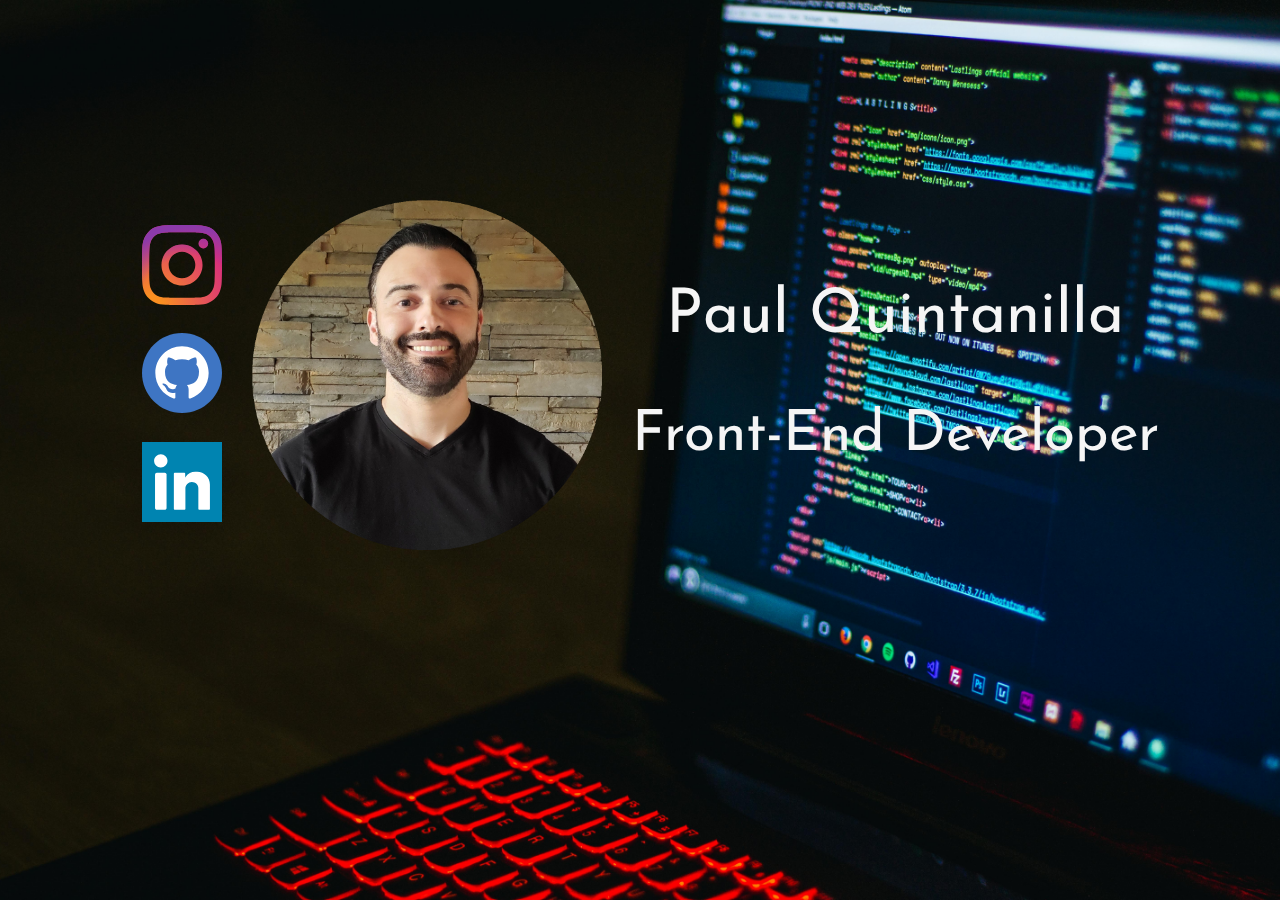
<file: index.html>
<!DOCTYPE html>
<html lang="en">
    <head>
        <meta name="viewport" content="width=device-width, initial-scale=1.0">
        <link href="./styles_1.css" rel="stylesheet">
        <title>Paul's Portfolio</title>
        <link rel="preconnect" href="https://fonts.googleapis.com">
        <link rel="preconnect" href="https://fonts.gstatic.com" crossorigin>
        <link href="https://fonts.googleapis.com/css2?family=Josefin+Sans:ital,wght@0,100..700;1,100..700&display=swap" rel="stylesheet">
        <link rel="stylesheet" href="https://cdnjs.cloudflare.com/ajax/libs/font-awesome/6.5.2/css/all.min.css" integrity="sha512-SnH5WK+bZxgPHs44uWIX+LLJAJ9/2PkPKZ5QiAj6Ta86w+fsb2TkcmfRyVX3pBnMFcV7oQPJkl9QevSCWr3W6A==" crossorigin="anonymous" referrerpolicy="no-referrer" />
    </head>
    <body class="home_body">
    <!-- Navbar -->
    
      
      
      
        
      <nav>
         
          <div class="openMenu"><i class="fa fa-bars"></i></div>
          <ul class="mainMenu">
              <li><a href="index.html">home</a></li>
              <li><a href="about_1.html">about</a></li>
              <li><a href="projects.html">projects</a></li>
              <li><a href="resume.html">resume</a></li>
              <li><a href="contact.html">contact</a></li>
              <div class="closeMenu"><i class="fa fa-times"></i></div>
              <span class="icons">
                <a href="https://www.instagram.com/paulq02/"><i class="fab fa-instagram"></i></a>
                <a href="https://github.com/Paulq02"> <i class="fab fa-github"></i></a>
                <a href="https://www.linkedin.com/in/paulquintanilla/"> <i class="fab fa-linkedin"></i></a>
                  
                  
              </span>
          </ul>
         </nav>
      
      
    

          

    <!-- Hero Section -->
    <div class="hero_container">
        <div class="header_container">
          <h1>Paul Quintanilla</h1>
          <h2>Front-End Developer</h2>
        </div>

       
        <div class="pic_container">
          <img src="./images/circle_headshot.png">
          <div class="s_bar">
            <a href="https://www.instagram.com/paulq02/"> <img class="ig" src="./images/instagram-2016-logo-svgrepo-com.svg"></a>
             <a href="https://github.com/Paulq02"><img class="gh" src="./images/code-github-hosting-svgrepo-com.svg"></a>
             <a href="https://www.linkedin.com/in/paulquintanilla/"><img class="li" src="./images/linkedin-svgrepo-com.svg"></a>
     
           </div>
        </div>

      
      </div>
      
   

   
      <script src="./app.js"></script>
    </body>

































</html>
</file>
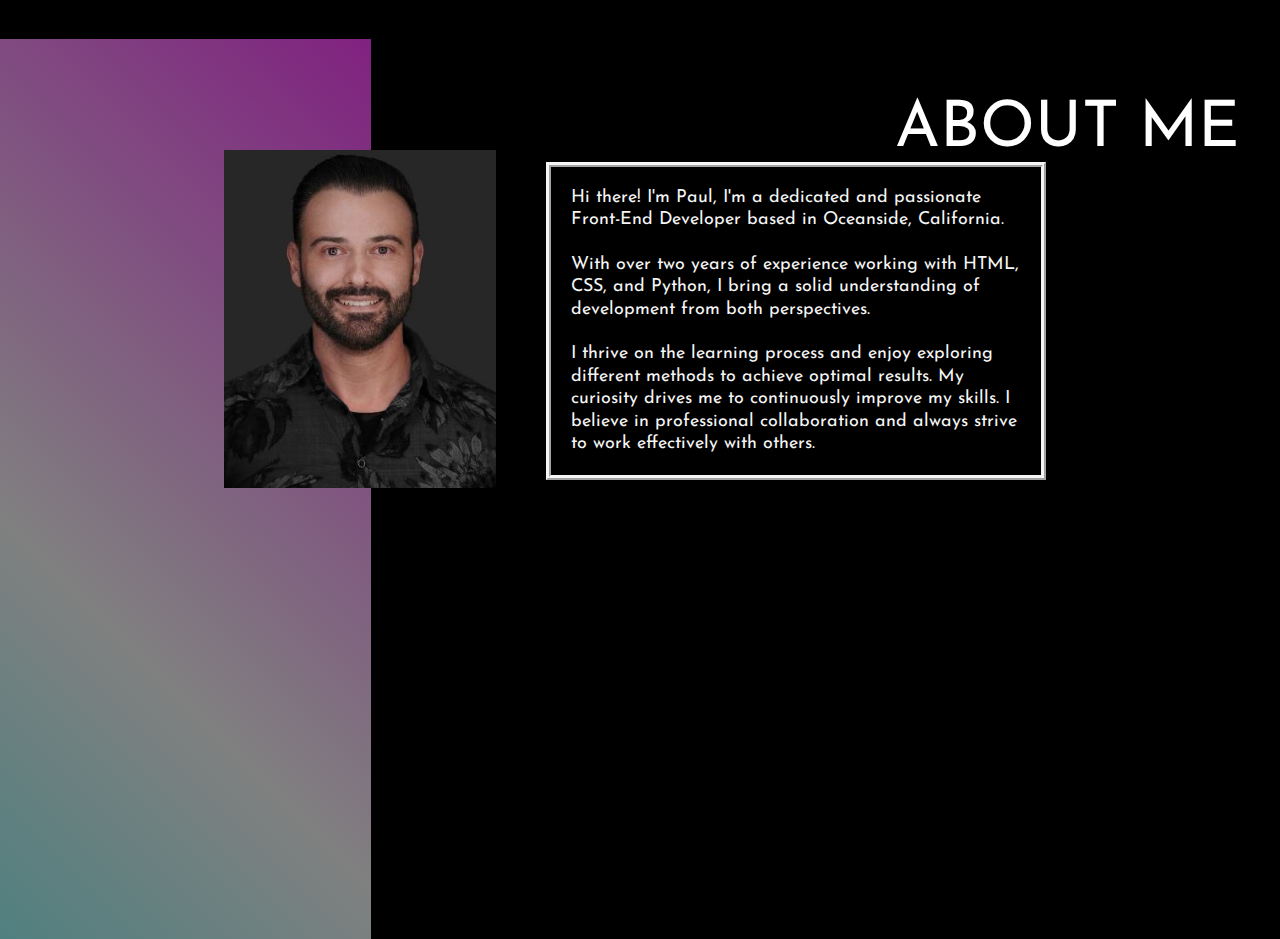
<file: about.html>
<!DOCTYPE html>
<html lang="en">
    <head>
        <meta name="viewport" content="width=device-width, initial-scale=1.0">
        <link href="./styles.css" rel="stylesheet">
        <title>Paul's Portfolio</title>
        <link rel="preconnect" href="https://fonts.googleapis.com">
        <link rel="preconnect" href="https://fonts.gstatic.com" crossorigin>
        <link href="https://fonts.googleapis.com/css2?family=Josefin+Sans:ital,wght@0,100..700;1,100..700&display=swap" rel="stylesheet">
        <link rel="stylesheet" href="https://cdnjs.cloudflare.com/ajax/libs/font-awesome/6.5.2/css/all.min.css" integrity="sha512-SnH5WK+bZxgPHs44uWIX+LLJAJ9/2PkPKZ5QiAj6Ta86w+fsb2TkcmfRyVX3pBnMFcV7oQPJkl9QevSCWr3W6A==" crossorigin="anonymous" referrerpolicy="no-referrer" />

    </head>
    <body class="about_body">
        <nav>
         
            <div class="openMenu"><i class="fa fa-bars"></i></div>
            <ul class="mainMenu">
                <li><a href="index.html">home</a></li>
                <li><a href="about.html">about</a></li>
                <li><a href="projects.html">projects</a></li>
                <li><a href="resume.html">resume</a></li>
                <li><a href="contact.html">contact</a></li>
                <div class="closeMenu"><i class="fa fa-times"></i></div>
                <span class="icons">
                    <i class="fab fa-instagram"></i>
                    <i class="fab fa-github"></i>
                    <i class="fab fa-linkedin"></i>
                    
                    
                </span>
            </ul>
           </nav>
           <div class="about_text_container">
            <p class="about_text">ABOUT ME</p>
        </div>

        <div class="gradient-background">
            
        </div>
        <div class="headshot_container">
            <div class="image_container">
                <img src="./images/Paul_face_narrow.jpg">
            </div>
            
            <div class="about_container">
                
                <p class="about_me_1">
                Hi there! I'm Paul, I'm a dedicated and passionate Front-End Developer based in Oceanside, California. <br> <br> With over two years of experience working with HTML, CSS, and Python, I bring a solid understanding of development from both perspectives. <br> <br>
                I thrive on the learning process and enjoy exploring different methods to achieve optimal results. My curiosity drives me to continuously improve my skills. I believe in professional collaboration and always strive to work effectively with others.
                </p>
                
            </div>
           

        </div>
       
       
        <script src="./app.js"></script>
    </body>

































</html>
</file>
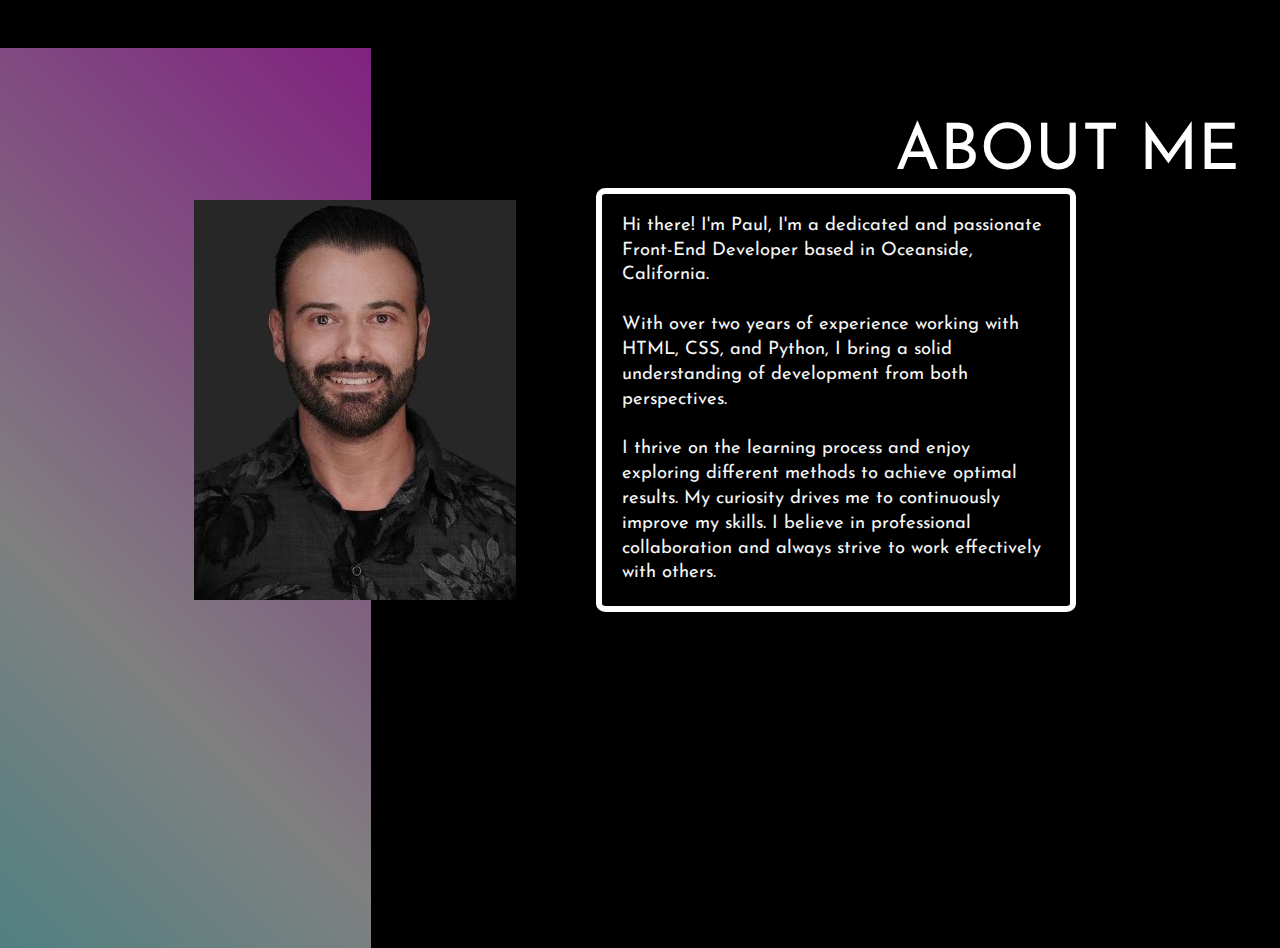
<file: about_1.html>
<!DOCTYPE html>
<html lang="en">
    <head>
        <meta name="viewport" content="width=device-width, initial-scale=1.0">
        <link href="./styles_1.css" rel="stylesheet">
        <title>Paul's Portfolio</title>
        <link rel="preconnect" href="https://fonts.googleapis.com">
        <link rel="preconnect" href="https://fonts.gstatic.com" crossorigin>
        <link href="https://fonts.googleapis.com/css2?family=Josefin+Sans:ital,wght@0,100..700;1,100..700&display=swap" rel="stylesheet">
        <link rel="stylesheet" href="https://cdnjs.cloudflare.com/ajax/libs/font-awesome/6.5.2/css/all.min.css" integrity="sha512-SnH5WK+bZxgPHs44uWIX+LLJAJ9/2PkPKZ5QiAj6Ta86w+fsb2TkcmfRyVX3pBnMFcV7oQPJkl9QevSCWr3W6A==" crossorigin="anonymous" referrerpolicy="no-referrer" />

    </head>
    <body class="about_body">
        <nav>
         
            <div class="openMenu"><i class="fa fa-bars"></i></div>
            <ul class="mainMenu">
                <li><a href="index.html">home</a></li>
                <li><a href="about.html">about</a></li>
                <li><a href="projects.html">projects</a></li>
                <li><a href="resume.html">resume</a></li>
                <li><a href="contact.html">contact</a></li>
                <div class="closeMenu"><i class="fa fa-times"></i></div>
                <span class="icons">
                    <a href="https://www.instagram.com/paulq02/"><i class="fab fa-instagram"></i></a>
                    <a href="https://github.com/Paulq02"> <i class="fab fa-github"></i></a>
                    <a href="https://www.linkedin.com/in/paulquintanilla/"> <i class="fab fa-linkedin"></i></a>
                    
                    
                </span>
            </ul>
           </nav>
           
            <div class="gradient-background">
            
        </div>
        <div class="headshot_container">
            <div class="about_text_container">
                <p class="about_text">ABOUT ME</p>
            </div>
            <div class="image_container">
                <img src="./images/Paul_face_narrow.jpg">
            </div>
            
            <div class="about_container">
                
                <p class="about_me_1">
                Hi there! I'm Paul, I'm a dedicated and passionate Front-End Developer based in Oceanside, California. <br> <br> With over two years of experience working with HTML, CSS, and Python, I bring a solid understanding of development from both perspectives. <br> <br>
                I thrive on the learning process and enjoy exploring different methods to achieve optimal results. My curiosity drives me to continuously improve my skills. I believe in professional collaboration and always strive to work effectively with others.
                </p>
                
            </div>
           

        </div>
       
       
        <script src="./app.js"></script>
    </body>

































</html>
</file>
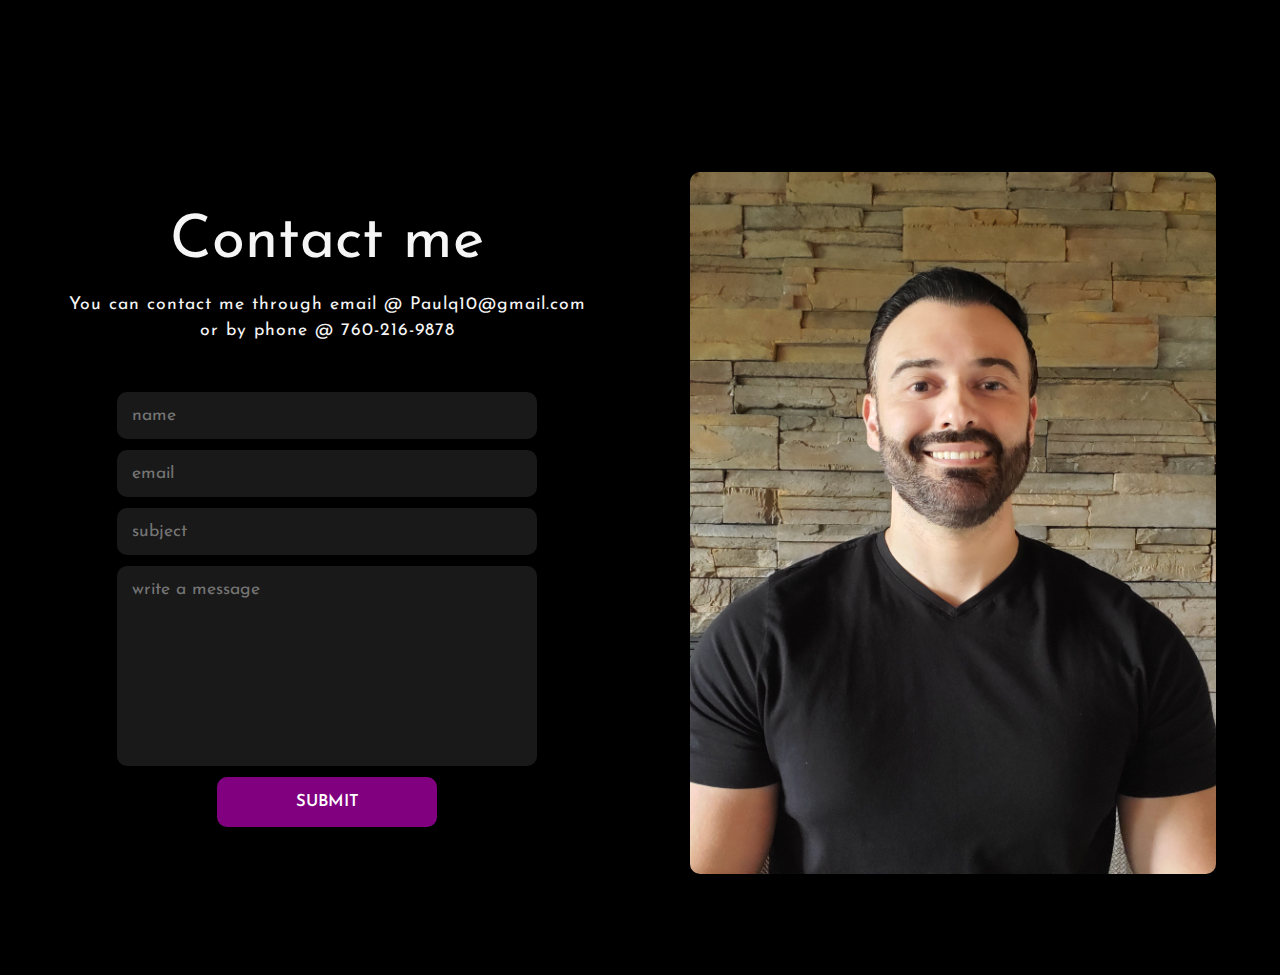
<file: contact.html>
<!DOCTYPE html>
<html lang="en">
    <head>
        <meta name="viewport" content="width=device-width, initial-scale=1.0">
        <link href="./styles_1.css" rel="stylesheet">
        <title>Paul's Portfolio</title>
        <link rel="preconnect" href="https://fonts.googleapis.com">
        <link rel="preconnect" href="https://fonts.gstatic.com" crossorigin>
        <link href="https://fonts.googleapis.com/css2?family=Josefin+Sans:ital,wght@0,100..700;1,100..700&display=swap" rel="stylesheet">
        <link rel="stylesheet" href="https://cdnjs.cloudflare.com/ajax/libs/font-awesome/6.5.2/css/all.min.css" integrity="sha512-SnH5WK+bZxgPHs44uWIX+LLJAJ9/2PkPKZ5QiAj6Ta86w+fsb2TkcmfRyVX3pBnMFcV7oQPJkl9QevSCWr3W6A==" crossorigin="anonymous" referrerpolicy="no-referrer" />

    </head>
    <body class="contact_body">
      <nav>
         
        <div class="openMenu"><i class="fa fa-bars"></i></div>
        <ul class="mainMenu">
            <li><a href="index.html">home</a></li>
            <li><a href="about_1.html">about</a></li>
            <li><a href="projects.html">projects</a></li>
            <li><a href="resume.html">resume</a></li>
            <li><a href="contact.html">contact</a></li>
            <div class="closeMenu"><i class="fa fa-times"></i></div>
            <span class="icons">
              <a href="https://www.instagram.com/paulq02/"><i class="fab fa-instagram"></i></a>
              <a href="https://github.com/Paulq02"> <i class="fab fa-github"></i></a>
              <a href="https://www.linkedin.com/in/paulquintanilla/"> <i class="fab fa-linkedin"></i></a>
                
                
            </span>
        </ul>
       </nav>

    <section class="contact_section">
      <div class="contact_form">
        <h1>Contact me</h1>
        <p>You can contact me through email @ Paulq10@gmail.com <br> or by phone @ 760-216-9878</p>
        <form action="">
            <input type="" name="name" class="name" placeholder="name"required>
            <input type="email" placeholder="email" class="email" required>
            <input type="" placeholder="subject" class="subject" required>
            <textarea placeholder="write a message" cols="30" rows="10" required></textarea>
            <input type="submit" placeholder="Your message" value="submit" class="btn">
        </form>
      </div>
      <div class="image_container">
        <img class=paul_pic src="./images/Paul_headshot_color.jpg">
      </div>

    </section>

    
    
     
     
    <div class="gradient_right">
        
    </div>
   

    

    
    <script src="./app.js"></script>

    </body>

































</html>
</file>
<file: styles_1.css>
html {
    height: 100vh;
    position: relative;
}


.home_body {
    min-height: 100vh;
    
    background: url(./images/AWESOME_BACKDROP.jpg) no-repeat;
    
    background-size:cover;
    background-position: center;

   

}

* {
    box-sizing: border-box;
    margin: 0;
    padding: 0;
    font-family: "Josefin Sans", sans-serif;
    font-optical-sizing: auto;
    font-weight: 400;
    font-style: normal;
    
    text-decoration: none;
}

nav {
    background: #000;
    color: #fff;
    display: flex;
    justify-content: flex-end;
    
   
}


nav .mainMenu {
    display: flex;
    list-style: none;
}

nav .mainMenu li a {
    display: inline-block;
    padding:  15px;
    text-decoration: none;
    text-transform: uppercase;
    color: #fff; 
    font-size: 1.5rem;
}

nav .mainMenu li a:hover {
    color: whitesmoke;
    box-shadow: 10px 7px 10px whitesmoke;
}


nav .openMenu {
    font-size: 2rem;
    margin: 20px;
    display: none;
    cursor: pointer;
}


nav .mainMenu .closeMenu, .icons i {
    font-size: 2rem;
    display: none;
    cursor: pointer;
}


.fa-instagram{
    color: rgb(255, 0, 191);
}

.fa-linkedin {
    color: rgb(0, 110, 255);
}

.fa-github {
    color: rgb(255, 123, 0);
}



@media (max-width:800px) {

   
    nav {
        z-index: 2;
    }

    nav .mainMenu {
        height: 100vh;
        position: fixed;
        top: 0;
        right: 0;
        left: 0;
        z-index: 10;
        flex-direction: column;
        justify-content: center;
        align-items: center;
        background:#000;
        transition: top 1s ease;
        display: none;
    }

    nav .mainMenu .closeMenu {
        display: block;
        position: absolute;
        top: 20px;
        right: 20px;
    }

    nav .openMenu {
        display: block;
    }

    nav .mainMenu li a:hover {
        background: none;
        
        font-size: 1.6rem;
    }


    .icons i {
        display: inline-block;
        padding: 12px;
        

    }

    

    .openMenu i {
        color: whitesmoke;
    }

    .s_bar img {
        display: none;
    }

    .header_container h1, 
    .header_container h2 {
        margin-left: 0px;
    }

    
}



.hero_container {
    display: flex;
    position: relative;
    top: 200px;
    column-gap: 30px;
    justify-content: center;
}

.pic_container {
    display: flex;
   
    justify-content:start;
    align-content: center;
    margin-left: 80px;
    column-gap: 30px;
   
    
}


img {
   height: 350px;
    
}


.header_container {
    display: flex;
    justify-content: center;
    align-items: center;
    flex-direction: column;
    order: 1;
    
    margin-right: 60px;
    row-gap: 60px;
    
}

h1 {
    color: whitesmoke;
    font-size: 4.82vw;
       
    

}


.h2_container {
    display: flex;
    justify-content: center;
    align-items: center;
    grid-column-start: 3;
    grid-column-end: 5;
    font-size: 60px;
    
}

h2 {
   
    color: whitesmoke;
    font-size: 4.43vw;
    margin-top: 0px;
   
    
   
   
}


.s_bar {
    display: flex;
    flex-direction: column;
    
    order: -1;
    justify-content: space-evenly;
    
    
   
    
}

.s_bar img {
    height: 80px;
}

.s_bar .ig {
    color: rgb(255, 0, 191);
}



.gradient-background {
    display: flex;
    
    height: 100vh;
    top: 8%;
    width: 29vw;
    
    position: absolute;
    
    background: linear-gradient(45deg, #008080, grey, purple);
    background-size: 180% 180%;
    animation-name: gradient-animation;
    animation-duration: 5s;
    animation-iteration-count: infinite;

   
    z-index: -1;
    
    
  }



  @keyframes gradient-animation {
    0% {
      background-position: 0% 50%;
    }
    50% {
      background-position: 100% 50%;
    }
    100% {
      background-position: 0% 50%;
    }
  }






.about_text_container {
    display: flex;
    width: 100%;
    position: absolute;
    justify-content: flex-end;
    top: 20%;
    
    
    
   
   
    
}

.about_body {
    background-color: black;
    height: auto;
    position: relative;
   
    
   
   
   
}

.about_text {
   
    font-family: "Josefin Sans", sans-serif;
    font-optical-sizing: auto;
    font-weight: 400;
    font-style: normal;
    color: white;
    font-size: 4rem;
    margin-right: 40px;
   
    
    
    
    
   
}

.about_text::before {
    content: "";
    
    
    background:black;
    animation: text_reveal 3s;
    position: absolute
    
    
}





@keyframes text_reveal {
    0% {
        width: 300px;
        height: 64px;
        
        z-index: 1;
    }
    50% {
        width: 0%;
        height: 64px;
        
        z-index: 1;
    }
   
}



.headshot_container {
    display: flex;
   
    
    
   
    align-content: center;
   
    width: 100%;
    column-gap: 70px;
    height: auto;
    justify-content: center;
    margin-top: 200px;
   
    
    
    
}




.headshot_container img {
    height: 450px;
    
}

.about_container {
    max-width: 600px;
    display: flex;
    height: 450px;
    
   
   
    color: whitesmoke;
   
   
   
    padding: 10px;
    align-items: center;
   
    
    
   
    
  
   

}



.image_container {
    align-content: center;
   
    
}

.about_me_1 {
    font-family: "Josefin Sans", sans-serif;
    font-optical-sizing: auto;
    font-weight: 400;
    font-style: normal;
    border: solid white 6px;
    border-radius: 2%;
    
    font-size: 1.25rem;
    line-height: 1.35;
    margin: 0;
    padding: 20px;
    background-color: black;
    
    
  
   
}

.about_me_1::before {
    content: "";
    
   
    animation: me_1_animation 1.6s;
    background-color: black;
    position: absolute;
}




.projects_body {
    height: 100vh;
    background: linear-gradient(45deg, silver, grey, purple);
    background-size: 180% 180%;
    animation: gradient-animation 10s ease infinite;
    
}




.contact_body {
    background-color: black;
    display: flex;
    justify-content: end;
    align-content: center;
    position: relative;
    
}



@keyframes right_animation {
    0% {
        background-position: 0% 50%;
      }
      50% {
        background-position: 100% 50%;
      }
      100% {
        background-position: 0% 50%;
      }
}

section {
    padding: 40px 5%;
    
}
.contact_section {
    position: absolute;
    
    top: 75px;
    background: black; 
    height: 100%;
    width: 100%;
    min-height: 100vh;
    grid-template-columns: 2fr 2fr;
    display: grid;
    align-items: center;
    gap: 100px;
    
    
    

}





.paul_pic {
    max-width: 100%;
    width: 720px;
    height: auto;
    border-radius: 10px
   
}

form{
    display: grid;
    place-items: center;
}

.contact_form h1 {
    font-size: 80px;
    color: whitesmoke;
    margin-bottom: 20px ;
}

.contact_form p {
    color: whitesmoke;
    letter-spacing: 1px ;
    line-height: 26px;
    margin-bottom: 60.8px;
    font-size: 1.1rem;
}


.contact_form input,
.contact_form textarea {
    width: 80%;
    padding: 15px ;
    border: none;
    outline: none;
    color:#fff;
    font-size: 17.6px;
    margin-bottom: 11px;
    border-radius: 10px;
    background: #191919;
    
    

}


.contact_form textarea {
    resize: none;
    height: 200px; 
}

.contact_form h1,
.contact_form p {
    text-align: center;
}

.contact_form .btn {
    display: inline-block;
    background: purple;
    font-size: 16.6px;
    text-transform: uppercase;
    font-weight: 600;
    border: 2px solid transparent;
    border-radius: 10px;
    width: 220px;
    transition: ease .20s;
    cursor: pointer;
   
   
}  

.contact_form .btn:hover {
    border: 3px solid purple;
    background-color: #191919;
    transform:  scale(1.1);
    
}






.resume_container {
    position: absolute;
    height: auto;
    top: 20%;
    width: 100%;
    display: flex;
    justify-content: center;


    
}

.resume_body {
    background-color: #191919;
}
.resume {
    height: 1300px;
}

/* MAIN PAGE MEDIA QUERIES*/

@media (min-width:1024px)and (max-width:1181px) {
    .hero_container {
        column-gap: 30px;
        
    }

    .header_container {
        margin-right: 0;
    }

}

@media (min-width:601px)and (max-width:1024px) {

    .hero_container {
        flex-direction: column;
        
        top: 120px;
        
    
    }   
    .pic_container {
        justify-content: center;
        width: 100%;
        margin-left: 0;
    }

    .header_container{
        margin-right: 0;
        order: 0;
        margin-bottom: 60px;
    }

    h1 {
        font-size: 3rem;
        margin-left: 60px;
    }

    h2 {
        font-size: 2rem;
        margin-left: 50px;
    }

    

}

@media (max-width:601px) {

    .hero_container {
        display: block;
        width: 100%;
        text-align: center;
        top: 120px;
    }
   .pic_container {
    text-align: center;
    width: 100%;
    display: block;
    margin-left: 0px;
   
   }

   .header_container {
    margin-bottom: 20px;
    width: 100%;
    
   }

   h1 {
    font-size: 3rem;
   }

   h2 {
    font-size: 2rem;
   }

   img {
    height: 250px;
   }
}










/* ABOUT PAGE MEDIA QUERIES*/

@media (min-width:1025px) and (max-width:1300px) {
        .about_container {
            max-width: 500px;
            height: 400px;
        }

        .about_me_1 {
            font-size: 1.15rem;
        }

        .headshot_container img {
            height: 400px;
        }
}




@media (min-width:601px) and (max-width:1024px) {

    .headshot_container {
        flex-direction: column;
        margin-top: 67px;
        row-gap: 100px;
    }

    .image_container {
        display: flex;
        justify-content: center;
        margin: 0;
    }

    .about_text_container {
        top: 54.5%;
    }

    .about_text {
        font-size: 3.5rem;
    }

    .gradient-background {
        width: 36.5vw;
        height: 100vh;
    }

    .about_container {
        max-width: 100%;
        display: flex;
        justify-content: center;
    }

    .about_me_1 {
        max-width: 650px;
    }
}



@media (min-width:601px) and (max-width:900px) {
    .gradient-background {
        width: 300px;
        
    }
}



@media (max-width:800px) {
    .image_container img {
        height: 350px;
    }

    .headshot_container {
        row-gap: 70px;
    }

    .about_text {
        font-size: 3rem;
    }

    .about_container {
        height: auto;
    }

    .about_me_1 {
        max-width: 550px;
    }
}













@media (max-width:600px) {
    .headshot_container {
        display: grid;
        grid-template-rows: auto 80px 1fr;
        grid-template-columns: 100%;
        row-gap: 0;
        margin-top: 60px;
        
    }

    .image_container {
        grid-row: 1 / 2;
        text-align: center;
    }

    .about_text_container {
        position: static;
        grid-row: 2 / 3;
        align-self: center;

    }
    .about_text {
        font-size: 2.5rem;
        margin-right: 0;

    }

    .about_container {
        max-width: 100%;
        grid-row: 3 / 4;
        height: auto;
        display: flex;
        justify-content: center;
        
    }

    .about_me_1 {
        max-width: 500px;
    }


}


















    .about_text::before {
        content: "";
        
        
        background:black;
        animation: new_text_reveal 3s;
        position: absolute
        
        
    }
    
    

   

    
    @keyframes new_text_reveal {
        0% {
            width: 300px;
            height: 41px;
            
            z-index: 1;
        }
        50% {
            width: 0%;
            height: 40px;
            
            z-index: 1;
        }
       
    }
    








/* CONTACT MEDIA QUERIES */

@media (max-width:1570px) {
    .contact_section {
        
       transition: .2s;
    }
    .contact_form h1 {
        font-size: 60px;
    }
    .contact_form p {
        margin-bottom:  48px;
    }
}

@media (max-width: 1090px) {
    .contact_section {
        gap: 50px;
        transition: .4s;
        
    }


}

@media (max-width: 1000px) {
    .contact_section {
        grid-template-columns: 1fr;
        
    }

    .contact_form {
        order: 2;
    }


    .image_container .paul_pic {
        max-width: 100%;
        width: 100%;
        height: auto;
        text-align: center;
        margin-bottom: 30px;
        
    }

    
    
    
}





/* RESUME MEDIA QUERIES */

@media (max-width:1055px) {
    .resume {
        scale: 90%;
    
    }
}



@media (max-width:955px) {
    .resume {
        display: block;
        width: 100%;
        height: auto;
    
    }
}
</file>
<file: styles.css>
.home_body {
    min-height: 100vh;
    
    background: url(./images/AWESOME_BACKDROP.jpg) no-repeat;
    
    background-size:cover;
    background-position: center;

   

}

* {
    box-sizing: border-box;
    margin: 0;
    padding: 0;
    font-family: "Josefin Sans", sans-serif;
    font-optical-sizing: auto;
    font-weight: 400;
    font-style: normal;
    
    text-decoration: none;
}

nav {
    background: #000;
    color: #fff;
    display: flex;
    justify-content: flex-end;
   
}


nav .mainMenu {
    display: flex;
    list-style: none;
}

nav .mainMenu li a {
    display: inline-block;
    padding:  15px;
    text-decoration: none;
    text-transform: uppercase;
    color: #fff; 
    font-size: 1.5rem;
}

nav .mainMenu li a:hover {
    color: whitesmoke;
    box-shadow: 10px 7px 10px whitesmoke;
}


nav .openMenu {
    font-size: 2rem;
    margin: 20px;
    display: none;
    cursor: pointer;
}


nav .mainMenu .closeMenu, .icons i {
    font-size: 2rem;
    display: none;
    cursor: pointer;
}


.fa-instagram{
    color: rgb(255, 0, 191);
}

.fa-linkedin {
    color: rgb(0, 110, 255);
}

.fa-github {
    color: rgb(255, 123, 0);
}



@media (max-width:800px) {

   
    nav {
        z-index: 2;
    }

    nav .mainMenu {
        height: 100vh;
        position: fixed;
        top: 0;
        right: 0;
        left: 0;
        z-index: 10;
        flex-direction: column;
        justify-content: center;
        align-items: center;
        background:#000;
        transition: top 1s ease;
        display: none;
    }

    nav .mainMenu .closeMenu {
        display: block;
        position: absolute;
        top: 20px;
        right: 20px;
    }

    nav .openMenu {
        display: block;
    }

    nav .mainMenu li a:hover {
        background: none;
        
        font-size: 1.6rem;
    }


    .icons i {
        display: inline-block;
        padding: 12px;
        

    }

    

    .openMenu i {
        color: whitesmoke;
    }

    
}



.hero_container {
    display: flex;
    position: relative;
    top: 200px;
    column-gap: 80px;
    justify-content: center;
}

.pic_container {
    display: flex;
   
    justify-content:start;
    align-content: center;
    margin-left: 80px;
   
    
}


img {
   height: 350px;
    
}


.header_container {
    display: flex;
    justify-content: center;
    align-items: center;
    flex-direction: column;
    order: 1;
    
    margin-right: 60px;
    
}

h1 {
    color: whitesmoke;
    font-size: 4.82vw;
       
    

}


.h2_container {
    display: flex;
    justify-content: center;
    align-items: center;
    grid-column-start: 3;
    grid-column-end: 5;
    font-size: 60px;
    
}

h2 {
   
    color: whitesmoke;
    font-size: 4.43vw;
    margin-top: 0px;
   
    
   
   
}

.gradient-background {
    display: flex;
    
    height: 100vh;
    top: 8%;
    width: 29vw;
    
    position: absolute;
    
    background: linear-gradient(45deg, #008080, grey, purple);
    background-size: 180% 180%;
    animation-name: gradient-animation;
    animation-duration: 5s;
    animation-iteration-count: infinite;

   
    z-index: -1;
    
    
  }



  @keyframes gradient-animation {
    0% {
      background-position: 0% 50%;
    }
    50% {
      background-position: 100% 50%;
    }
    100% {
      background-position: 0% 50%;
    }
  }






.about_text_container {
    display: flex;
    width: 100%;
    position: absolute;
    justify-content: flex-end;
    top: 20%;
    
    
    
   
   
    
}

.about_body {
    background-color: black;
    height: auto;
    position: relative;
    
   
   
   
}

.about_text {
   
    font-family: "Josefin Sans", sans-serif;
    font-optical-sizing: auto;
    font-weight: 400;
    font-style: normal;
    color: white;
    font-size: 4rem;
    margin-right: 40px;
   
    
    
    
    
   
}

.about_text::before {
    content: "";
    
    
    background:black;
    animation: text_reveal 3s;
    position: absolute
    
    
}





@keyframes text_reveal {
    0% {
        width: 300px;
        height: 64px;
        
        z-index: 1;
    }
    50% {
        width: 0%;
        height: 64px;
        
        z-index: 1;
    }
   
}



.headshot_container {
    display: flex;
   
    
    
   
    align-content: center;
   
    width: 100%;
    column-gap: 40px;
    height: auto;
    justify-content: center;
    margin-top: 150px;
   
    
    
    
}




.headshot_container img {
    height: 338px;
    
}

.about_container {
    max-width: 520px;
    display: flex;
    
    
   
    height: auto;
    align-self: center;
    padding: 10px;
   
    
    
   
    
  
   

}



.image_container {
    align-content: center;
   
    
}

.about_me_1 {
    font-family: "Josefin Sans", sans-serif;
    font-optical-sizing: auto;
    font-weight: 400;
    font-style: normal;
    border: ridge 5px whitesmoke;
   
    color: whitesmoke;
    
    font-size: 1.12rem;
    line-height: 1.25;
    margin: 0;
    padding: 20px;
    background-color: black;
   
   
}

.about_me_1::before {
    content: "";
    
   
    animation: me_1_animation 1.6s;
    background-color: black;
    position: absolute;
}




.projects_body {
    height: 100vh;
    background: linear-gradient(45deg, silver, grey, purple);
    background-size: 180% 180%;
    animation: gradient-animation 10s ease infinite;
    
}




.contact_body {
    background-color: black;
    display: flex;
    justify-content: center;
    align-content: center;
    
}



@keyframes right_animation {
    0% {
        background-position: 0% 50%;
      }
      50% {
        background-position: 100% 50%;
      }
      100% {
        background-position: 0% 50%;
      }
}

section {
    padding: 40px 5%;
    
}
.contact_section {
    
    
    top: 132px;
    background: black; 
    height: 100%;
    width: 100%;
    min-height: 100vh;
    grid-template-columns: 2fr 2fr;
    display: grid;
    align-items: center;
    gap: 100px;
    
    
    

}





.paul_pic {
    max-width: 100%;
    width: 720px;
    height: auto;
    border-radius: 10px
   
}

form{
    display: grid;
    place-items: center;
}

.contact_form h1 {
    font-size: 80px;
    color: whitesmoke;
    margin-bottom: 20px ;
}

.contact_form p {
    color: whitesmoke;
    letter-spacing: 1px ;
    line-height: 26px;
    margin-bottom: 60.8px;
    font-size: 1.1rem;
}


.contact_form input,
.contact_form textarea {
    width: 80%;
    padding: 15px ;
    border: none;
    outline: none;
    color:#fff;
    font-size: 17.6px;
    margin-bottom: 11px;
    border-radius: 10px;
    background: #191919;
    
    

}


.contact_form textarea {
    resize: none;
    height: 200px; 
}

.contact_form h1,
.contact_form p {
    text-align: center;
}

.contact_form .btn {
    display: inline-block;
    background: purple;
    font-size: 16.6px;
    text-transform: uppercase;
    font-weight: 600;
    border: 2px solid transparent;
    border-radius: 10px;
    width: 220px;
    transition: ease .20s;
    cursor: pointer;
   
   
}  

.contact_form .btn:hover {
    border: 3px solid purple;
    background-color: #191919;
    transform:  scale(1.1);
    
}






.resume_container {
    position: absolute;
    height: auto;
    top: 20%;
    width: 100%;
    display: flex;
    justify-content: center;


    
}

.resume_body {
    background-color: #191919;
}
.resume {
    height: 1300px;
}

/* MAIN PAGE MEDIA QUERIES*/

@media (min-width:601px)and (max-width:1024px) {

    .hero_container {
        flex-direction: column;
        
    
    }   
    .pic_container {
        justify-content: center;
        width: 100%;
        margin-left: 0;
    }

    .header_container{
        margin-right: 0;
        order: 0;
        margin-bottom: 50px;
    }

    h1 {
        font-size: 3rem;
    }

    h2 {
        font-size: 2rem;
    }

}

@media (max-width:601px) {

    .hero_container {
        display: block;
        width: 100%;
        text-align: center;
    }
   .pic_container {
    text-align: center;
    width: 100%;
    display: block;
    margin-left: 0px;
   
   }

   .header_container {
    margin-bottom: 20px;
    width: 100%;
    
   }

   h1 {
    font-size: 3rem;
   }

   h2 {
    font-size: 2rem;
   }

   img {
    height: 250px;
   }
}










/* ABOUT PAGE MEDIA QUERIES*/



@media (min-width:301px) and (max-width:1024px) {

    .headshot_container {
        flex-direction: column;
        margin-top: 67px;
        row-gap: 100px;
    }

    .image_container {
        display: flex;
        justify-content: center;
        margin: 0;
    }

    .about_text_container {
        top: 54.5%;
    }

    .about_text {
        font-size: 3.5rem;
    }

    .gradient-background {
        width: 36.5vw;
        height: 100vh;
    }
}



@media (min-width:601px) and (max-width:900px) {
    .gradient-background {
        width: 300px;
        
    }
}


/* WE ARE WORKING HERE!!!!!!!!!!!! */


@media (min-width:501px)and (max-width:600px) {
            .headshot_container {
                margin-top: 40px;
            }

            .about_text_container {
                top: 51.5%;
            }

            .about_text {
                font-size: 2.5rem;
            }
  
}

@media (min-width:423px)and (max-width:500px) {
    .about_text {
        font-size: 2.5rem;
    }
    .about_text_container {
        top: 51.5%;
    }


}

@media (min-width:323px)and (max-width:423px) {
    .about_text {
        font-size: 2.5rem;
    }
    .about_text_container {
        top: 49%;
    }


}




















    .about_text::before {
        content: "";
        
        
        background:black;
        animation: new_text_reveal 3s;
        position: absolute
        
        
    }
    
    

   

    
    @keyframes new_text_reveal {
        0% {
            width: 300px;
            height: 41px;
            
            z-index: 1;
        }
        50% {
            width: 0%;
            height: 40px;
            
            z-index: 1;
        }
       
    }
    








/* CONTACT MEDIA QUERIES */

@media (max-width:1570px) {
    .contact_section {
        
       transition: .2s;
    }
    .contact_form h1 {
        font-size: 60px;
    }
    .contact_form p {
        margin-bottom:  48px;
    }
}

@media (max-width: 1090px) {
    .contact_section {
        gap: 50px;
        transition: .4s;
        
    }


}

@media (max-width: 1000px) {
    .contact_section {
        grid-template-columns: 1fr;
        
    }

    .contact_form {
        order: 2;
    }


    .image_container .paul_pic {
        max-width: 100%;
        width: 100%;
        height: auto;
        text-align: center;
        margin-bottom: 30px;
        
    }

    
    
    
}





/* RESUME MEDIA QUERIES */

@media (max-width:1055px) {
    .resume {
        scale: 90%;
    
    }
}



@media (max-width:955px) {
    .resume {
        display: block;
        width: 100%;
        height: auto;
    
    }
}
</file>
